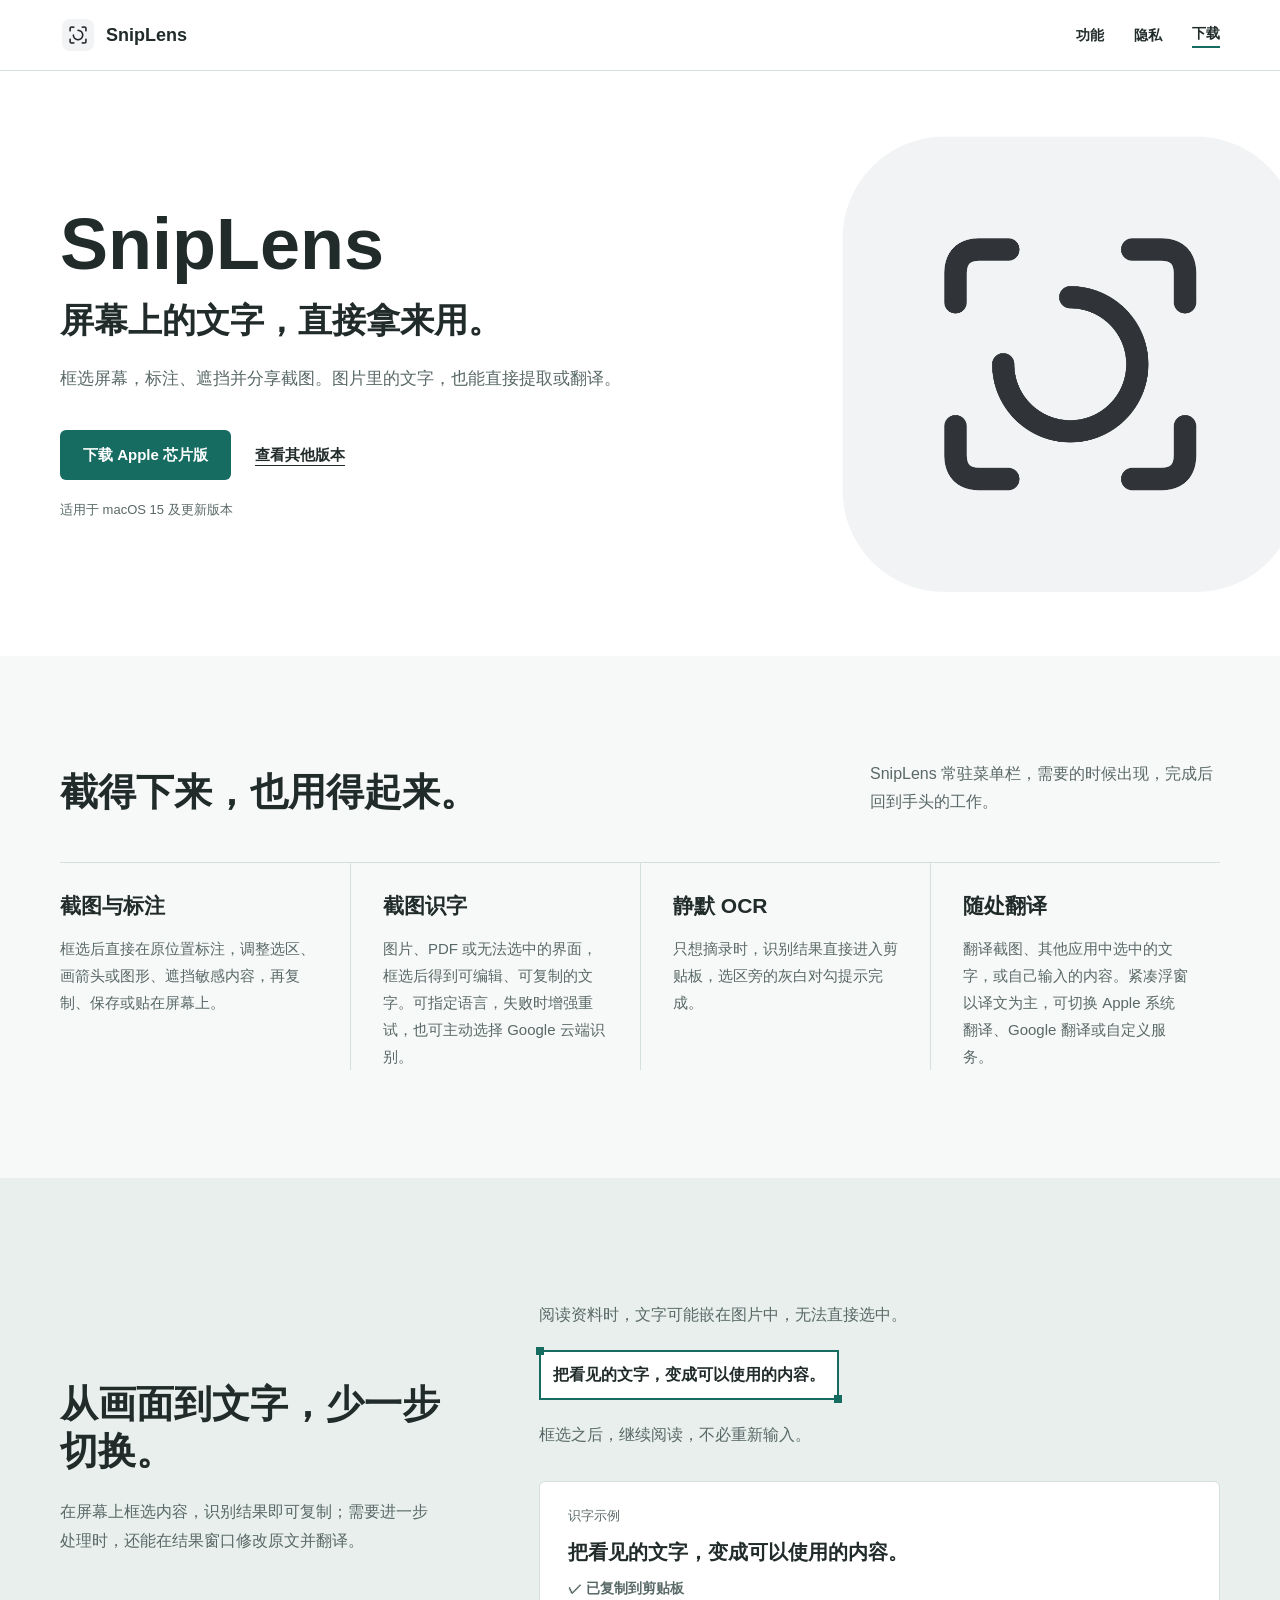
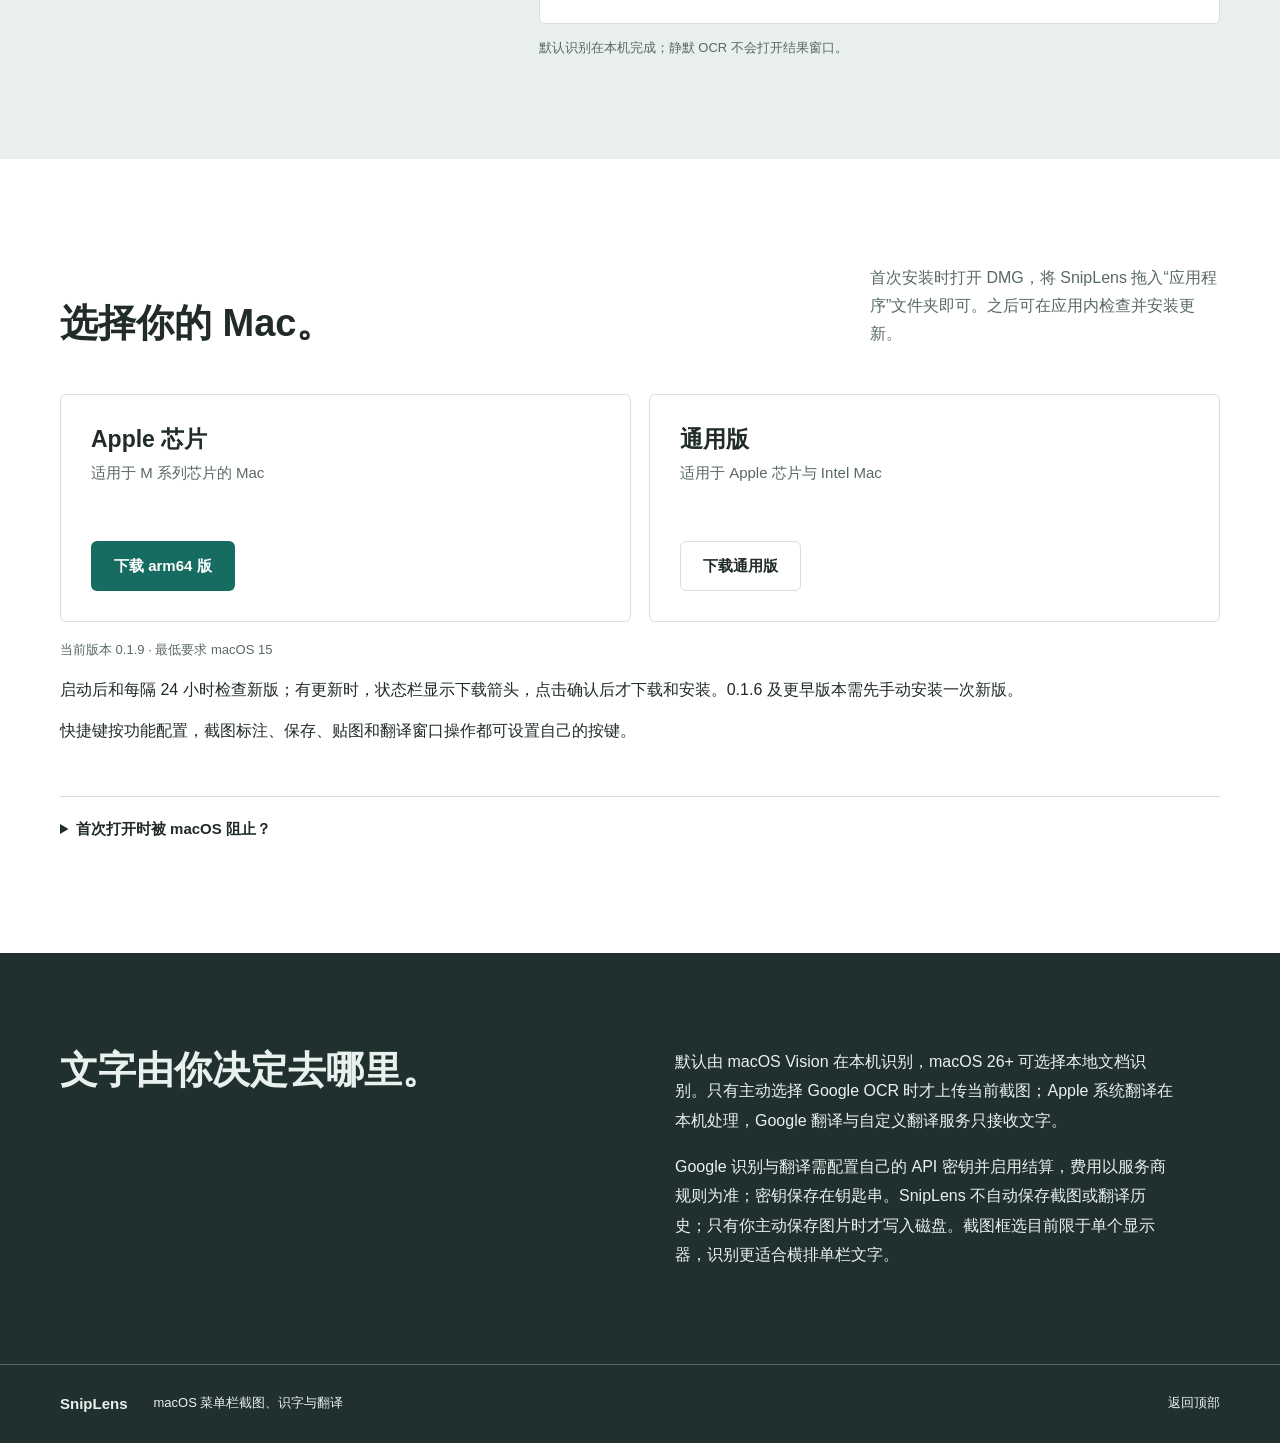
<file: index.html>
<!doctype html>
<html lang="zh-CN">
<head>
  <meta charset="utf-8">
  <meta name="viewport" content="width=device-width, initial-scale=1">
  <meta http-equiv="refresh" content="0; url=sniplens/">
  <link rel="canonical" href="https://otherhan.github.io/sniplens/">
  <title>SnipLens</title>
</head>
<body>
  <p><a href="sniplens/">前往 SnipLens 产品页</a></p>
</body>
</html>
</file>
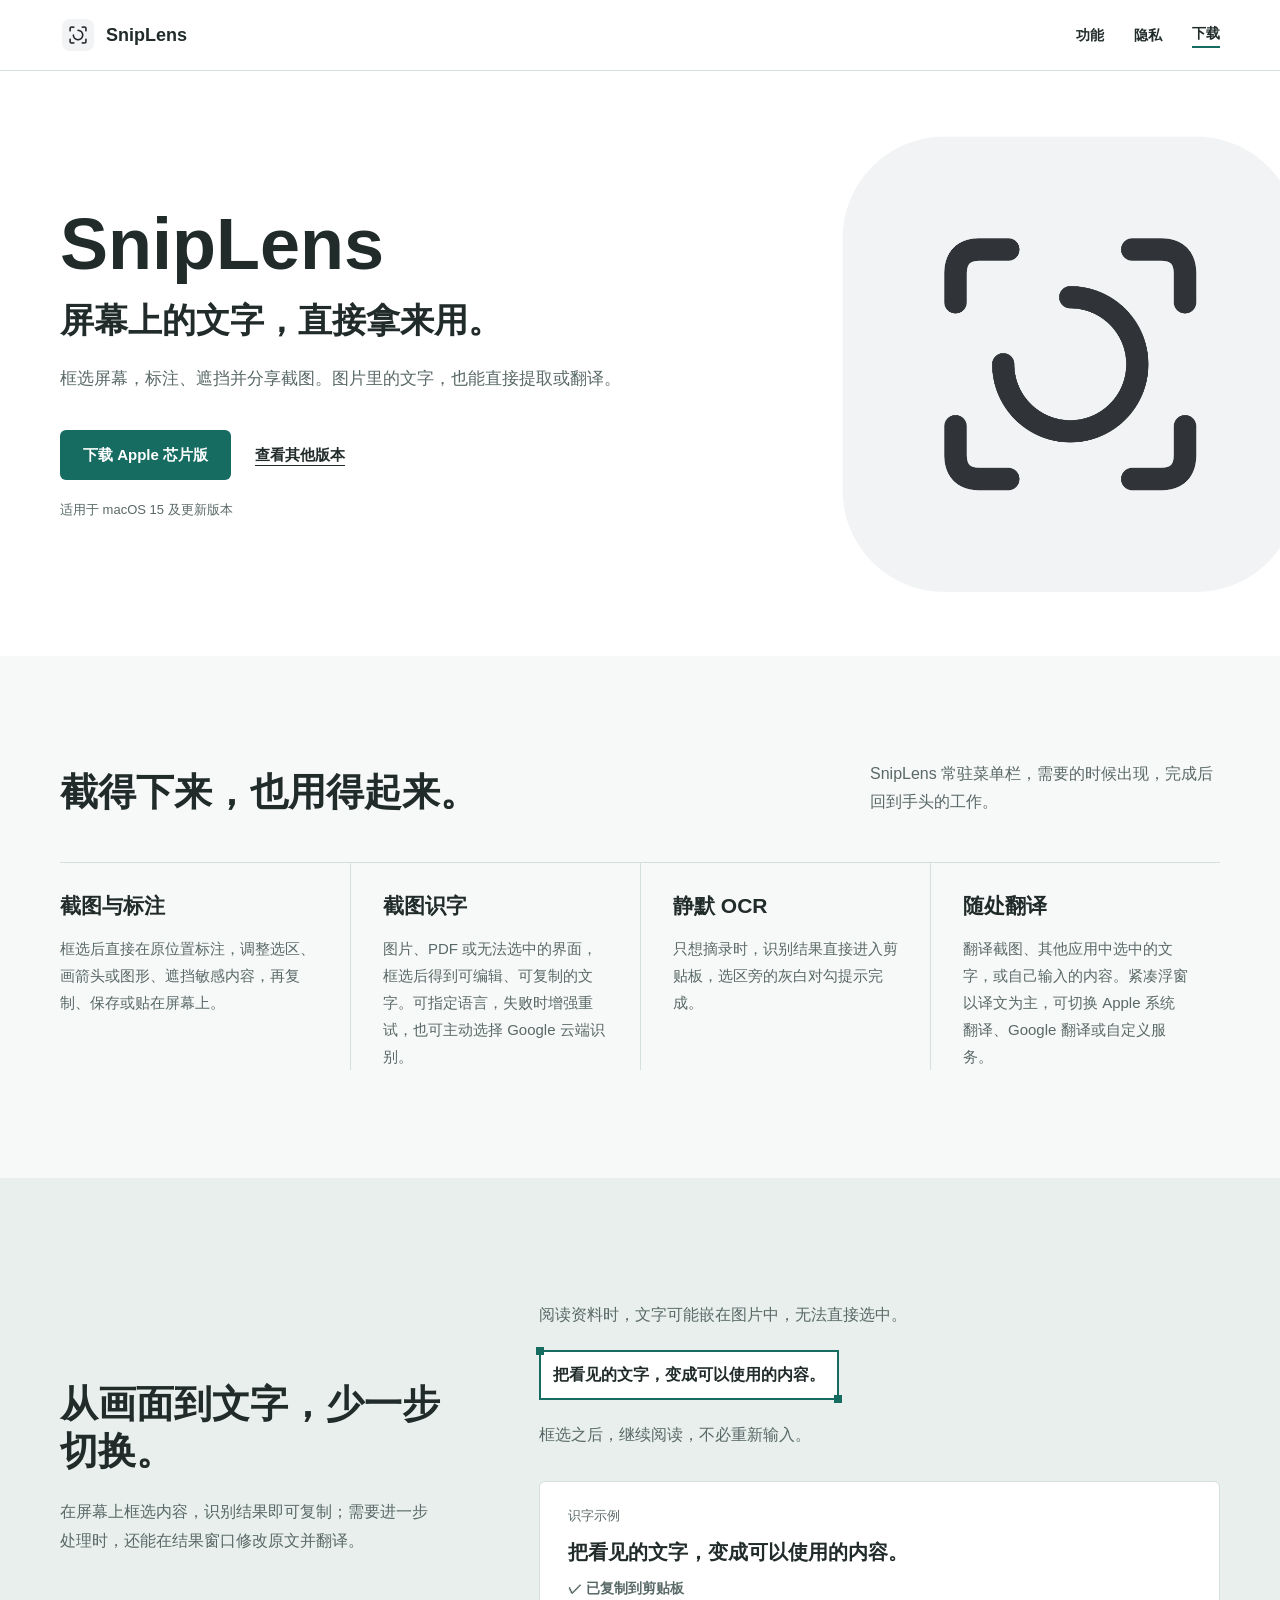
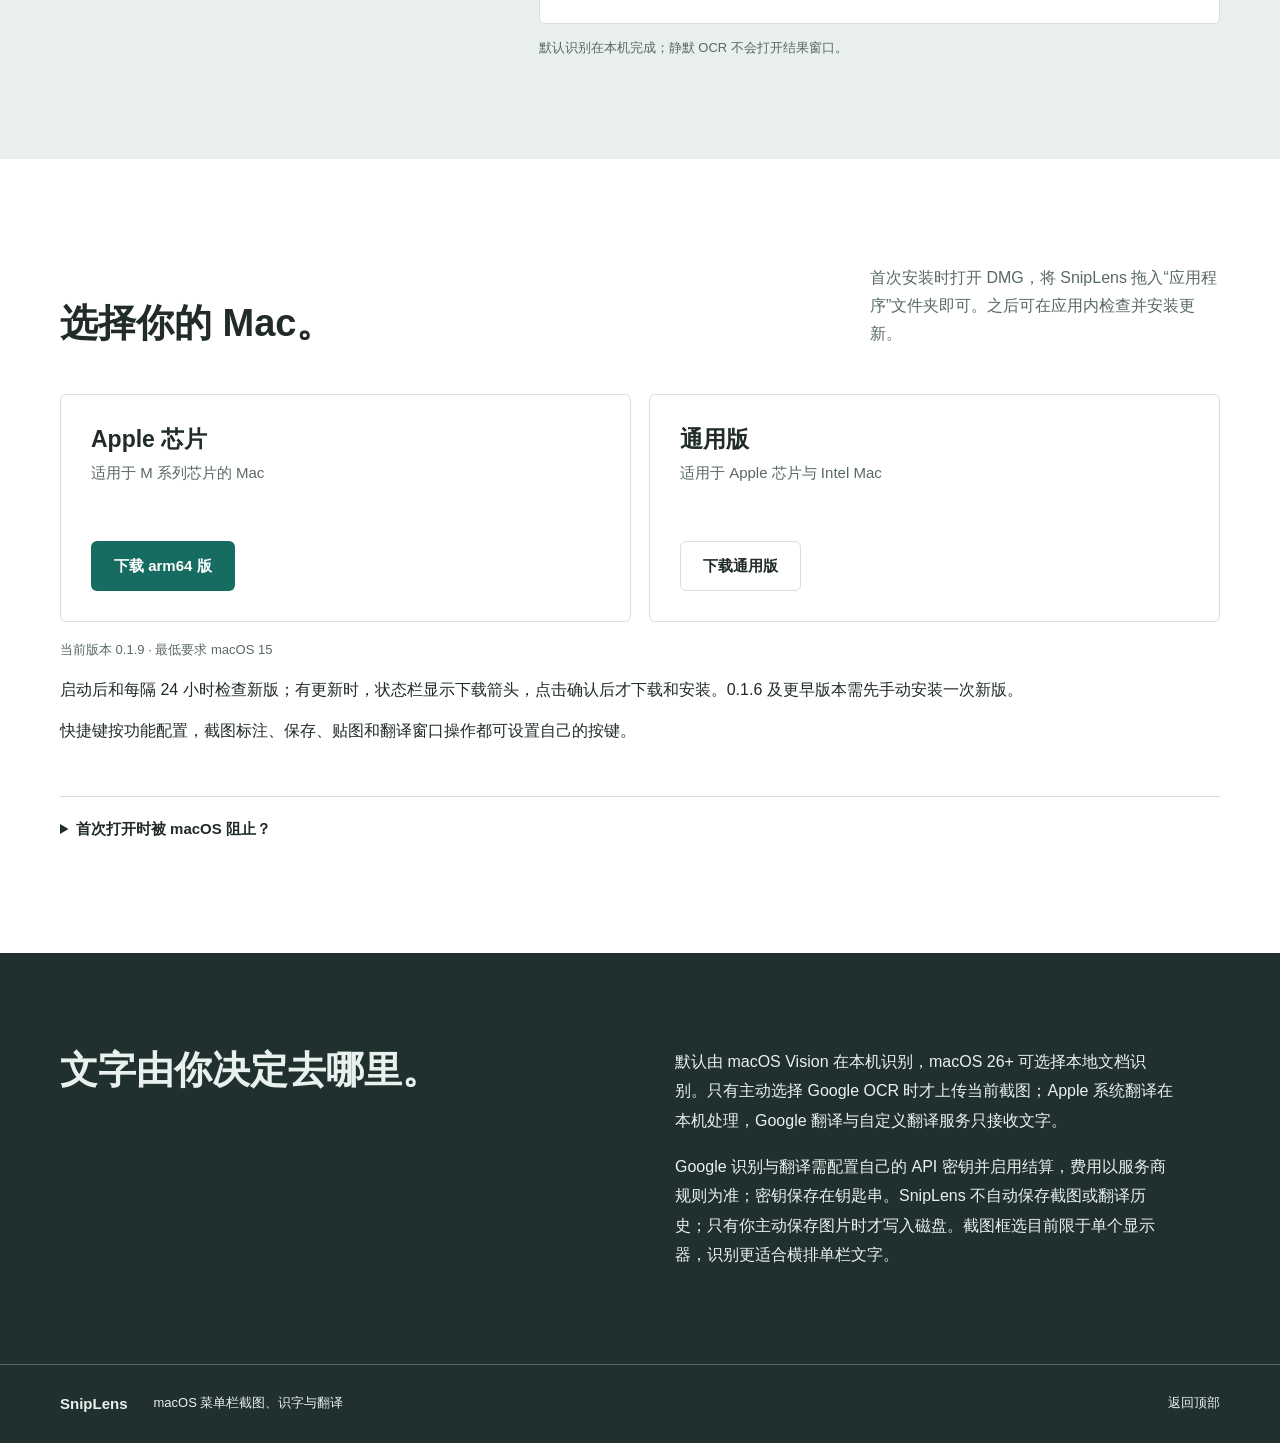
<file: sniplens/index.html>
<!doctype html>
<html lang="zh-CN">
<head>
  <meta charset="utf-8">
  <meta name="viewport" content="width=device-width, initial-scale=1">
  <meta name="theme-color" content="#f7f9f8">
  <meta name="description" content="SnipLens 是 Mac 菜单栏截图、识字与翻译工具。框选、标注、遮挡、复制或保存，也能直接提取文字。">
  <link rel="canonical" href="https://otherhan.github.io/sniplens/">
  <link rel="icon" type="image/png" href="assets/AppIcon.png">
  <link rel="stylesheet" href="styles.css?v=0.1.9">
  <title>SnipLens - 屏幕上的文字，直接拿来用</title>
</head>
<body>
  <a class="skip-link" href="#main">跳到正文</a>
  <header class="site-header">
    <div class="container header-inner">
      <a class="brand" href="#top" aria-label="SnipLens 首页">
        <img src="assets/AppIcon.png" width="36" height="36" alt="">
        <span>SnipLens</span>
      </a>
      <nav class="navigation" aria-label="页面导航">
        <a href="#features">功能</a>
        <a href="#privacy">隐私</a>
        <a class="nav-download" href="#download">下载</a>
      </nav>
    </div>
  </header>

  <main id="main">
    <section class="hero" id="top" aria-labelledby="product-name">
      <div class="container hero-inner">
        <div class="hero-copy">
          <h1 id="product-name">SnipLens</h1>
          <p class="hero-statement">屏幕上的文字，直接拿来用。</p>
          <p class="hero-description">框选屏幕，标注、遮挡并分享截图。图片里的文字，也能直接提取或翻译。</p>
          <div class="hero-actions">
            <a class="button button-primary" href="downloads/SnipLens-0.1.9-arm64.dmg" download>下载 Apple 芯片版</a>
            <a class="text-link" href="#download">查看其他版本</a>
          </div>
          <p class="hero-requirement">适用于 macOS 15 及更新版本</p>
        </div>
      </div>
    </section>

    <section class="features" id="features" aria-labelledby="features-title">
      <div class="container">
        <div class="section-intro">
          <h2 id="features-title">截得下来，也用得起来。</h2>
          <p>SnipLens 常驻菜单栏，需要的时候出现，完成后回到手头的工作。</p>
        </div>
        <div class="feature-grid">
          <article>
            <h3>截图与标注</h3>
            <p>框选后直接在原位置标注，调整选区、画箭头或图形、遮挡敏感内容，再复制、保存或贴在屏幕上。</p>
          </article>
          <article>
            <h3>截图识字</h3>
            <p>图片、PDF 或无法选中的界面，框选后得到可编辑、可复制的文字。可指定语言，失败时增强重试，也可主动选择 Google 云端识别。</p>
          </article>
          <article>
            <h3>静默 OCR</h3>
            <p>只想摘录时，识别结果直接进入剪贴板，选区旁的灰白对勾提示完成。</p>
          </article>
          <article>
            <h3>随处翻译</h3>
            <p>翻译截图、其他应用中选中的文字，或自己输入的内容。紧凑浮窗以译文为主，可切换 Apple 系统翻译、Google 翻译或自定义服务。</p>
          </article>
        </div>
      </div>
    </section>

    <section class="example-band" aria-labelledby="example-title">
      <div class="container example-layout">
        <div class="example-copy">
          <h2 id="example-title">从画面到文字，少一步切换。</h2>
          <p>在屏幕上框选内容，识别结果即可复制；需要进一步处理时，还能在结果窗口修改原文并翻译。</p>
        </div>
        <figure class="example-figure">
          <div class="example-source">
            <p>阅读资料时，文字可能嵌在图片中，无法直接选中。</p>
            <p class="sample-selection">把看见的文字，变成可以使用的内容。</p>
            <p>框选之后，继续阅读，不必重新输入。</p>
          </div>
          <div class="example-result">
            <span>识字示例</span>
            <strong>把看见的文字，变成可以使用的内容。</strong>
            <span class="result-feedback">✓ 已复制到剪贴板</span>
          </div>
          <figcaption>默认识别在本机完成；静默 OCR 不会打开结果窗口。</figcaption>
        </figure>
      </div>
    </section>

    <section class="download-section" id="download" aria-labelledby="download-title">
      <div class="container">
        <div class="section-intro">
          <h2 id="download-title">选择你的 Mac。</h2>
          <p>首次安装时打开 DMG，将 SnipLens 拖入“应用程序”文件夹即可。之后可在应用内检查并安装更新。</p>
        </div>
        <div class="download-grid">
          <div class="download-option">
            <div>
              <h3>Apple 芯片</h3>
              <p>适用于 M 系列芯片的 Mac</p>
            </div>
            <a class="button button-primary" href="downloads/SnipLens-0.1.9-arm64.dmg" download>下载 arm64 版</a>
          </div>
          <div class="download-option">
            <div>
              <h3>通用版</h3>
              <p>适用于 Apple 芯片与 Intel Mac</p>
            </div>
            <a class="button button-secondary" href="downloads/SnipLens-0.1.9-universal.dmg" download>下载通用版</a>
          </div>
        </div>
        <p class="system-requirement">当前版本 0.1.9 · 最低要求 macOS 15</p>
        <p>启动后和每隔 24 小时检查新版；有更新时，状态栏显示下载箭头，点击确认后才下载和安装。0.1.6 及更早版本需先手动安装一次新版。</p>
        <p>快捷键按功能配置，截图标注、保存、贴图和翻译窗口操作都可设置自己的按键。</p>
        <details class="install-help">
          <summary>首次打开时被 macOS 阻止？</summary>
          <p>当前安装包尚未经过 Apple 公证。确认文件来自本页后，在“系统设置 → 隐私与安全性”中选择“仍要打开”。首次截图和划词翻译时，会分别引导屏幕录制与辅助功能授权；从系统设置返回后自动刷新状态，授权尚未生效时提供恢复说明。输入和粘贴翻译无需这两项权限。</p>
        </details>
      </div>
    </section>

    <section class="privacy-band" id="privacy" aria-labelledby="privacy-title">
      <div class="container privacy-layout">
        <h2 id="privacy-title">文字由你决定去哪里。</h2>
        <div>
          <p>默认由 macOS Vision 在本机识别，macOS 26+ 可选择本地文档识别。只有主动选择 Google OCR 时才上传当前截图；Apple 系统翻译在本机处理，Google 翻译与自定义翻译服务只接收文字。</p>
          <p>Google 识别与翻译需配置自己的 API 密钥并启用结算，费用以服务商规则为准；密钥保存在钥匙串。SnipLens 不自动保存截图或翻译历史；只有你主动保存图片时才写入磁盘。截图框选目前限于单个显示器，识别更适合横排单栏文字。</p>
        </div>
      </div>
    </section>
  </main>

  <footer class="site-footer">
    <div class="container footer-inner">
      <span>SnipLens</span>
      <span>macOS 菜单栏截图、识字与翻译</span>
      <a href="#top">返回顶部</a>
    </div>
  </footer>
</body>
</html>
</file>
<file: sniplens/styles.css>
/* Hallmark critique: Philosophy 4, Hierarchy 4, Execution 4, Specificity 4, Restraint 5, Variety 4. */
:root {
  --color-paper: #f7f9f8;
  --color-surface: #ffffff;
  --color-ink: #202b2a;
  --color-secondary: #596967;
  --color-line: #d5dfdc;
  --color-accent: #176c62;
  --color-accent-hover: #10574f;
  --color-warm: #b8654e;
  --color-scene: #e8efec;
  --color-dark: #20302e;
  --color-dark-text: #e8f1ee;
  --font-body: -apple-system, BlinkMacSystemFont, "SF Pro Text", "PingFang SC", "Helvetica Neue", sans-serif;
  --font-display: -apple-system, BlinkMacSystemFont, "SF Pro Display", "PingFang SC", "Helvetica Neue", sans-serif;
}

*, *::before, *::after { box-sizing: border-box; }
html { scroll-behavior: smooth; overflow-x: clip; }
body {
  margin: 0;
  overflow-x: clip;
  background: var(--color-paper);
  color: var(--color-ink);
  font-family: var(--font-body);
  line-height: 1.6;
  letter-spacing: 0;
}
a { color: inherit; }
img { max-width: 100%; display: block; }
button, a { -webkit-tap-highlight-color: transparent; }
:focus-visible { outline: 3px solid var(--color-warm); outline-offset: 3px; }
.container { width: min(1160px, calc(100% - 64px)); margin-inline: auto; }
.skip-link { position: absolute; left: 12px; top: -60px; z-index: 10; padding: 8px 12px; background: var(--color-surface); }
.skip-link:focus { top: 12px; }

.site-header { background: var(--color-surface); border-bottom: 1px solid var(--color-line); }
.header-inner { min-height: 70px; display: flex; align-items: center; justify-content: space-between; gap: 24px; }
.brand { display: inline-flex; align-items: center; gap: 10px; text-decoration: none; font-family: var(--font-display); font-size: 18px; font-weight: 700; white-space: nowrap; }
.brand img { width: 36px; height: 36px; border-radius: 8px; }
.navigation { display: flex; align-items: center; gap: 30px; font-size: 14px; font-weight: 600; }
.navigation a { text-decoration: none; white-space: nowrap; }
.navigation a:hover, .text-link:hover, .footer-inner a:hover { color: var(--color-accent); }
.navigation .nav-download { border-bottom: 2px solid var(--color-accent); padding-bottom: 2px; }

.hero { position: relative; isolation: isolate; overflow: hidden; background: var(--color-surface); }
.hero::after {
  content: "";
  position: absolute;
  z-index: -1;
  inset: 0;
  background: url("assets/AppIcon.png") no-repeat calc(50% + 430px) center / 520px 520px;
  opacity: .94;
  pointer-events: none;
}
.hero-inner { min-height: 585px; display: flex; align-items: center; }
.hero-copy { max-width: 650px; padding-block: 70px; }
.hero h1 { margin: 0 0 14px; font-family: var(--font-display); font-size: 72px; line-height: 1.08; font-weight: 760; overflow-wrap: anywhere; }
.hero-statement { margin: 0; font-family: var(--font-display); font-size: 34px; line-height: 1.3; font-weight: 620; }
.hero-description { max-width: 580px; margin: 22px 0 0; color: var(--color-secondary); font-size: 17px; line-height: 1.8; }
.hero-actions { display: flex; align-items: center; flex-wrap: wrap; gap: 24px; margin-top: 36px; }
.button { min-height: 50px; display: inline-flex; align-items: center; justify-content: center; padding: 11px 22px; border: 1px solid transparent; border-radius: 6px; text-decoration: none; font-size: 15px; font-weight: 650; white-space: nowrap; transition: background-color .18s ease, border-color .18s ease; }
.button-primary { background: var(--color-accent); color: var(--color-surface); }
.button-primary:hover { background: var(--color-accent-hover); }
.button-secondary { border-color: var(--color-line); background: var(--color-surface); color: var(--color-ink); }
.button-secondary:hover { border-color: var(--color-accent); }
.text-link { font-size: 15px; font-weight: 650; text-decoration: underline; text-underline-offset: 5px; white-space: nowrap; }
.hero-requirement { margin: 20px 0 0; color: var(--color-secondary); font-size: 13px; }

.features { padding-block: 104px 108px; }
.section-intro { display: flex; align-items: end; justify-content: space-between; gap: 56px; margin-bottom: 46px; }
.section-intro h2, .example-copy h2, .privacy-layout h2 { max-width: 590px; margin: 0; font-family: var(--font-display); font-size: 38px; line-height: 1.25; font-weight: 700; overflow-wrap: anywhere; }
.section-intro p { max-width: 350px; margin: 0; color: var(--color-secondary); font-size: 16px; line-height: 1.75; }
.feature-grid { display: grid; grid-template-columns: repeat(4, minmax(0, 1fr)); border-top: 1px solid var(--color-line); }
.feature-grid article { min-width: 0; padding: 26px 32px 0 0; }
.feature-grid article + article { border-left: 1px solid var(--color-line); padding-left: 32px; }
.feature-grid h3 { margin: 0 0 12px; font-size: 21px; font-weight: 700; }
.feature-grid p { max-width: 310px; margin: 0; color: var(--color-secondary); font-size: 15px; line-height: 1.8; }

.example-band { background: var(--color-scene); padding-block: 100px; }
.example-layout { display: grid; grid-template-columns: minmax(0, .75fr) minmax(0, 1.25fr); align-items: center; gap: 70px; }
.example-copy p { max-width: 380px; margin: 22px 0 0; color: var(--color-secondary); font-size: 16px; line-height: 1.8; }
.example-figure { min-width: 0; margin: 0; }
.example-source { padding: 12px 0 20px; color: var(--color-secondary); font-size: 16px; line-height: 1.9; }
.example-source p { margin: 10px 0; }
.sample-selection { display: inline-block; position: relative; padding: 8px 12px; border: 2px solid var(--color-accent); color: var(--color-ink); font-weight: 700; background: var(--color-surface); }
.sample-selection::before, .sample-selection::after { content: ""; width: 8px; height: 8px; position: absolute; background: var(--color-accent); }
.sample-selection::before { left: -5px; top: -5px; }
.sample-selection::after { right: -5px; bottom: -5px; }
.example-result { display: flex; flex-direction: column; gap: 10px; padding: 24px 28px; border: 1px solid var(--color-line); border-radius: 6px; background: var(--color-surface); }
.example-result > span:first-child { color: var(--color-secondary); font-size: 13px; }
.example-result strong { font-size: 20px; line-height: 1.5; font-weight: 650; }
.result-feedback { color: var(--color-secondary); font-size: 14px; font-weight: 650; }
.example-figure figcaption { margin-top: 14px; color: var(--color-secondary); font-size: 13px; }

.download-section { background: var(--color-surface); padding-block: 105px 112px; }
.download-grid { display: grid; grid-template-columns: repeat(2, minmax(0, 1fr)); gap: 18px; }
.download-option { display: flex; flex-direction: column; align-items: flex-start; justify-content: space-between; gap: 34px; min-width: 0; min-height: 228px; padding: 30px; border: 1px solid var(--color-line); border-radius: 6px; }
.download-option h3 { margin: 0 0 6px; font-size: 23px; line-height: 1.3; }
.download-option p { margin: 0; color: var(--color-secondary); font-size: 15px; }
.system-requirement { margin: 18px 0 0; color: var(--color-secondary); font-size: 13px; }
.install-help { margin-top: 52px; border-top: 1px solid var(--color-line); padding-top: 20px; }
.install-help summary { width: fit-content; cursor: pointer; font-size: 15px; font-weight: 650; }
.install-help p { max-width: 740px; margin: 14px 0 0; color: var(--color-secondary); font-size: 15px; line-height: 1.8; }

.privacy-band { background: var(--color-dark); color: var(--color-dark-text); padding-block: 94px; }
.privacy-layout { display: grid; grid-template-columns: minmax(0, 1fr) minmax(0, 1fr); gap: 70px; }
.privacy-layout h2 { max-width: 480px; }
.privacy-layout p { max-width: 500px; margin: 0 0 16px; color: var(--color-dark-text); font-size: 16px; line-height: 1.85; }
.privacy-layout p:last-child { margin-bottom: 0; }
.site-footer { background: var(--color-dark); color: var(--color-dark-text); border-top: 1px solid var(--color-secondary); }
.footer-inner { min-height: 78px; display: flex; align-items: center; gap: 26px; font-size: 13px; }
.footer-inner span:first-child { font-weight: 700; font-size: 15px; }
.footer-inner a { margin-left: auto; color: var(--color-dark-text); text-decoration: none; white-space: nowrap; }

@media (max-width: 1050px) {
  .hero::after { background-position: calc(50% + 350px) center; background-size: 440px 440px; opacity: .28; }
  .example-layout { gap: 42px; }
  .feature-grid { grid-template-columns: repeat(2, minmax(0, 1fr)); }
  .feature-grid article:nth-child(3) { border-left: 0; padding-left: 0; }
  .feature-grid article:nth-child(n+3) { border-top: 1px solid var(--color-line); }
}

@media (max-width: 768px) {
  .container { width: min(100% - 40px, 640px); }
  .header-inner { min-height: 64px; }
  .hero-inner { min-height: 525px; }
  .hero::after { background-position: calc(50% + 210px) bottom; background-size: 380px 380px; opacity: .16; }
  .hero-copy { padding-block: 66px; }
  .hero h1 { font-size: 58px; }
  .hero-statement { font-size: 29px; }
  .features, .download-section { padding-block: 76px; }
  .section-intro, .example-layout, .privacy-layout { display: block; }
  .section-intro h2, .example-copy h2, .privacy-layout h2 { font-size: 32px; }
  .section-intro p { margin-top: 16px; }
  .feature-grid { grid-template-columns: 1fr; }
  .feature-grid article, .feature-grid article + article { border-left: 0; border-bottom: 1px solid var(--color-line); padding: 22px 0; }
  .feature-grid article:nth-child(n+3) { border-top: 0; }
  .feature-grid article:last-child { border-bottom: 0; }
  .example-band, .privacy-band { padding-block: 76px; }
  .example-figure { margin-top: 36px; }
  .privacy-layout > div { margin-top: 22px; }
}

@media (max-width: 560px) {
  .container { width: calc(100% - 32px); }
  .navigation { gap: 16px; font-size: 13px; }
  .navigation a:nth-child(2) { display: none; }
  .brand { font-size: 16px; }
  .brand img { width: 32px; height: 32px; }
  .hero-inner { min-height: 520px; }
  .hero h1 { font-size: 49px; }
  .hero-statement { font-size: 25px; }
  .hero-description { font-size: 16px; }
  .hero-actions { gap: 16px; align-items: flex-start; flex-direction: column; }
  .hero-actions .button { width: 100%; }
  .hero::after { background-position: calc(50% + 150px) bottom; background-size: 310px 310px; opacity: .12; }
  .section-intro h2, .example-copy h2, .privacy-layout h2 { font-size: 28px; }
  .download-grid { grid-template-columns: 1fr; }
  .download-option { min-height: 0; gap: 22px; padding: 24px; }
  .download-option .button { width: 100%; }
  .example-source { font-size: 14px; }
  .example-result { padding: 20px; }
  .example-result strong { font-size: 18px; }
  .footer-inner { flex-wrap: wrap; gap: 8px 14px; padding-block: 22px; }
}

@media (max-width: 360px) {
  .hero h1 { font-size: 43px; }
  .hero-statement { font-size: 23px; }
  .navigation { gap: 12px; }
  .hero-actions .button { padding-inline: 10px; }
}

@media (prefers-reduced-motion: reduce) {
  html { scroll-behavior: auto; }
  .button { transition: none; }
}
</file>
